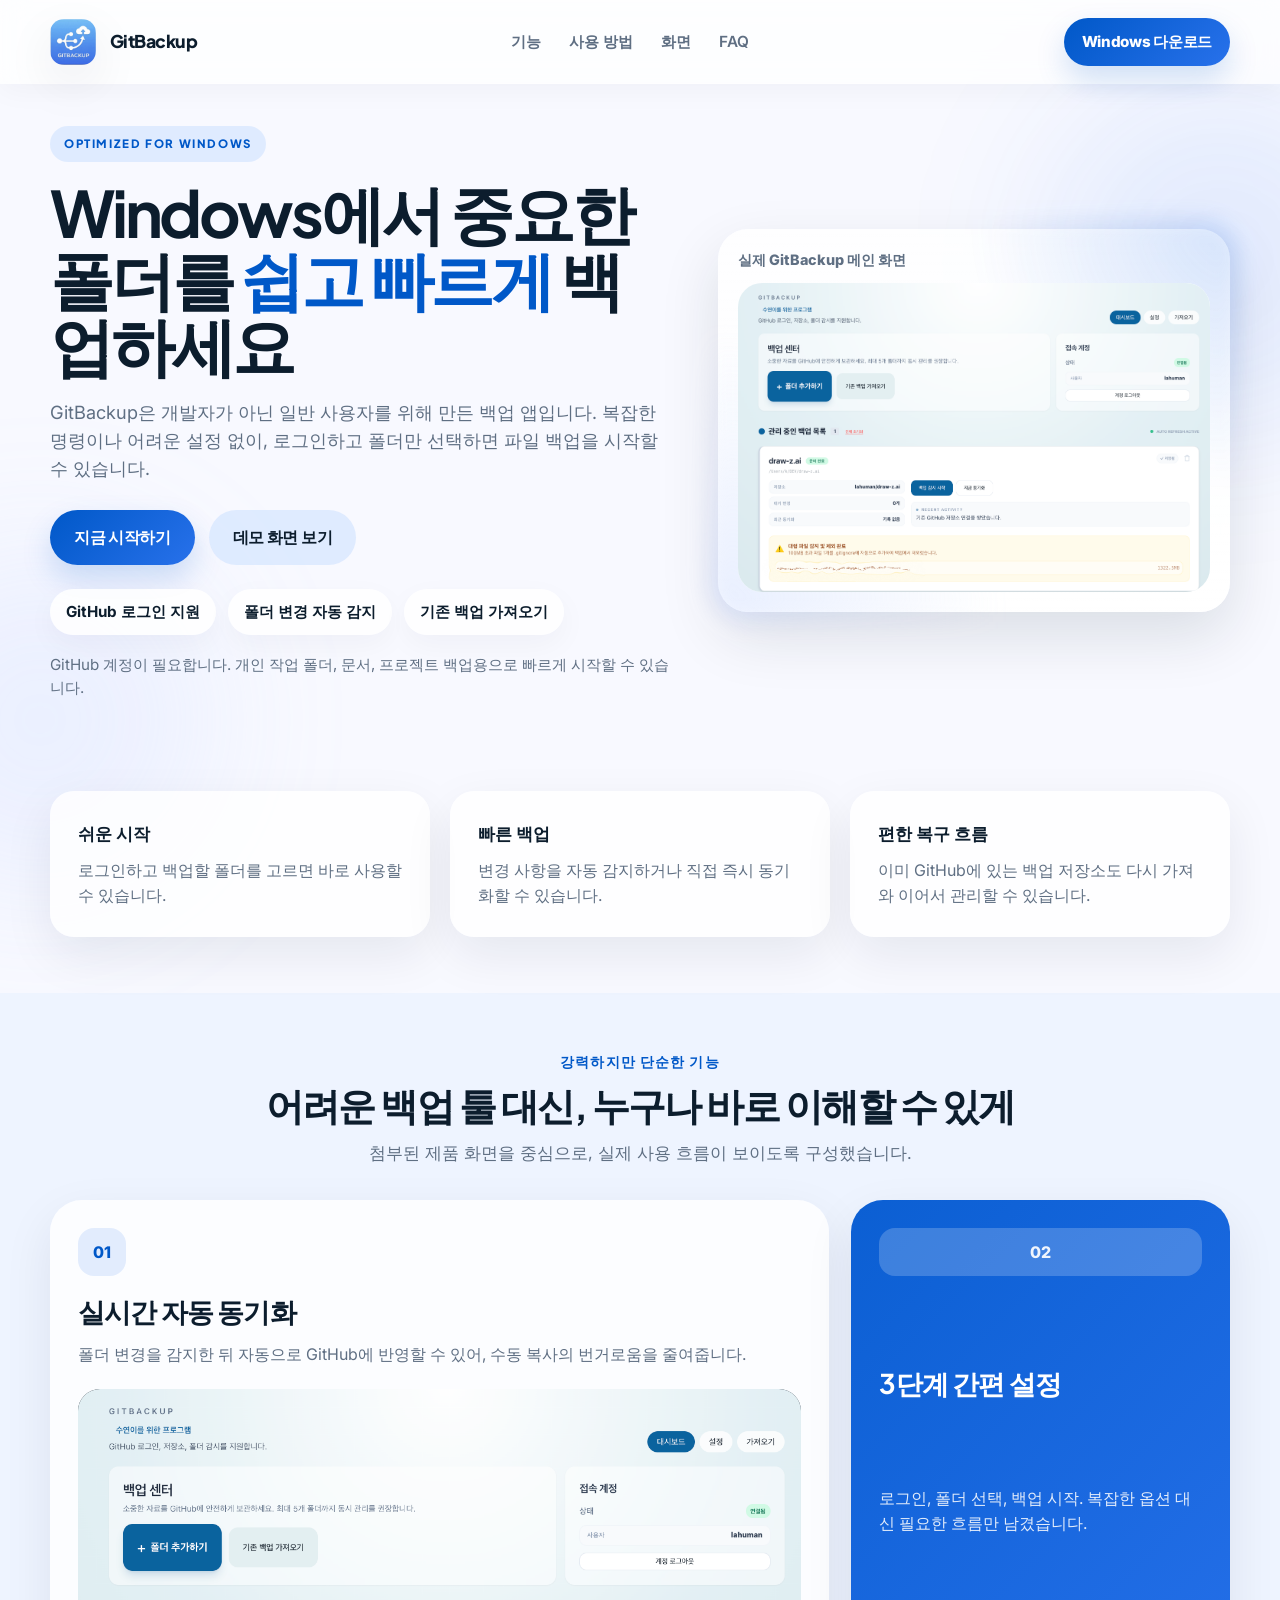
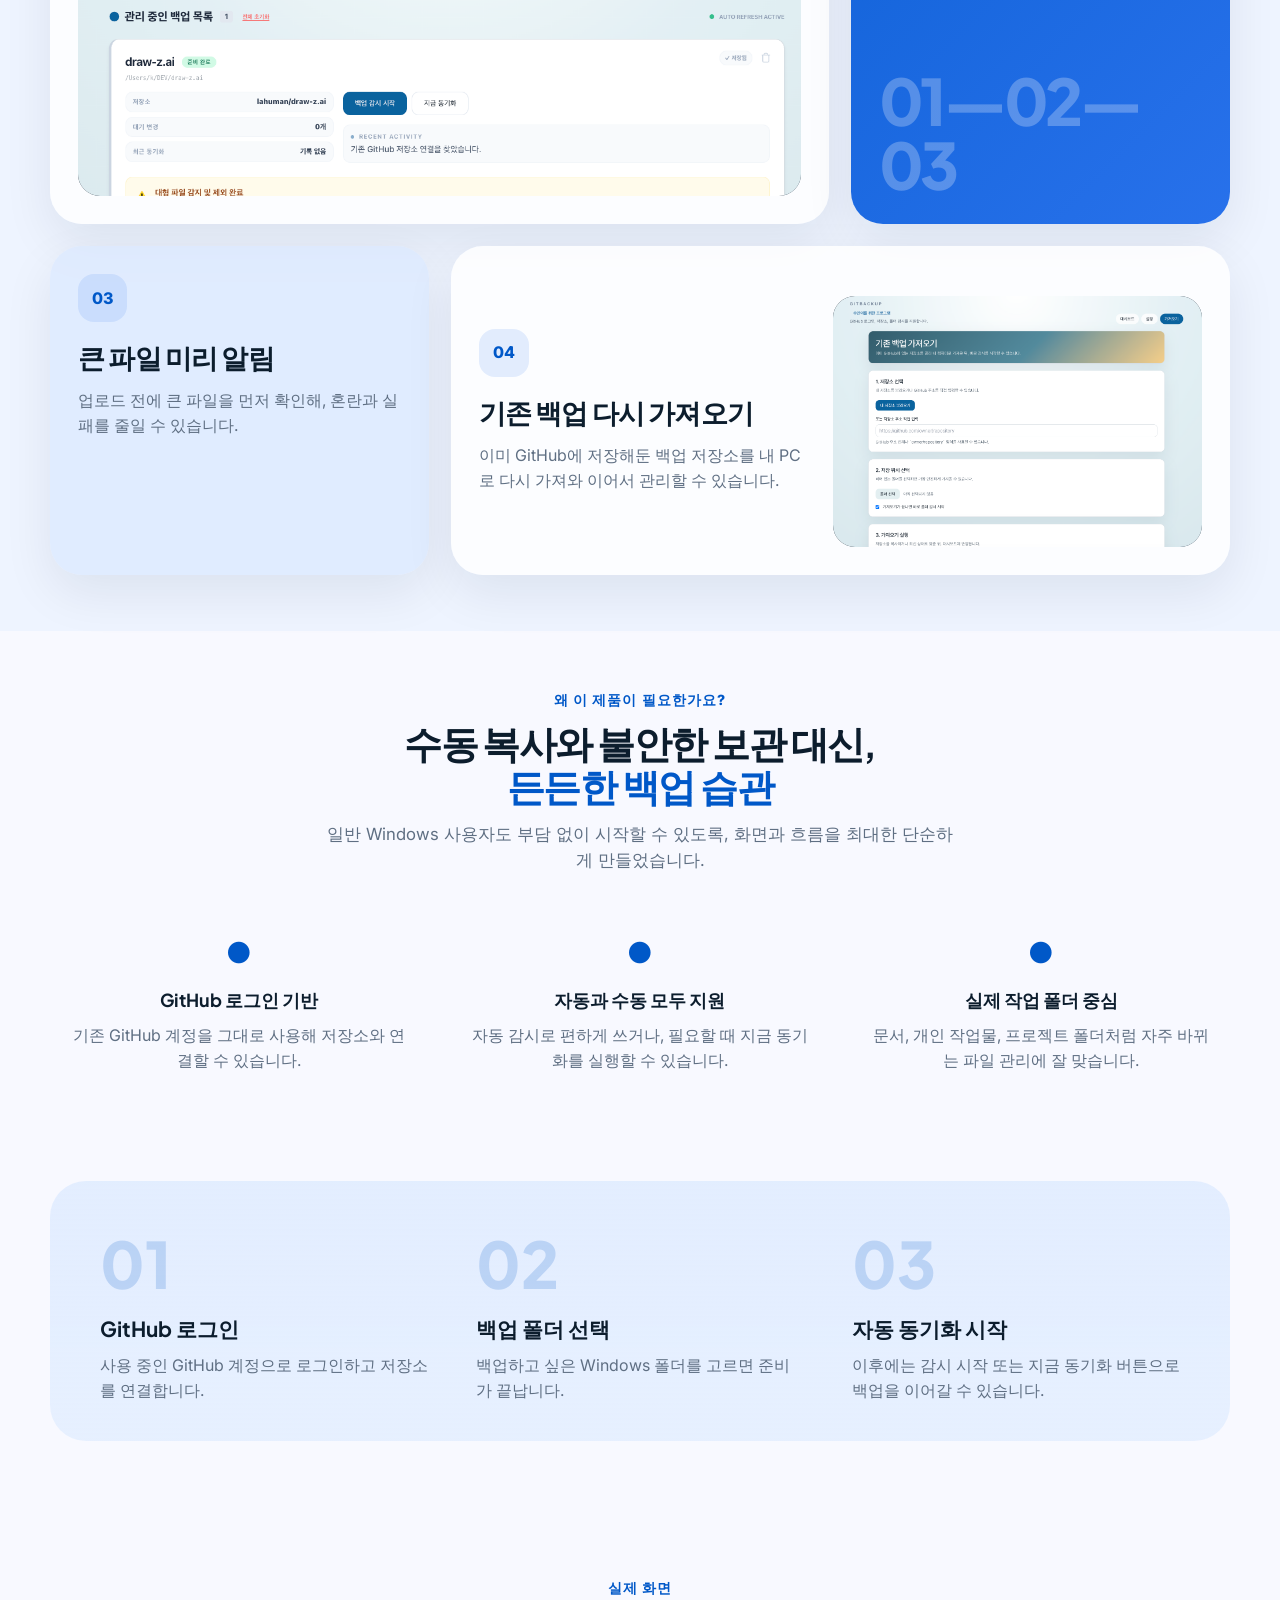
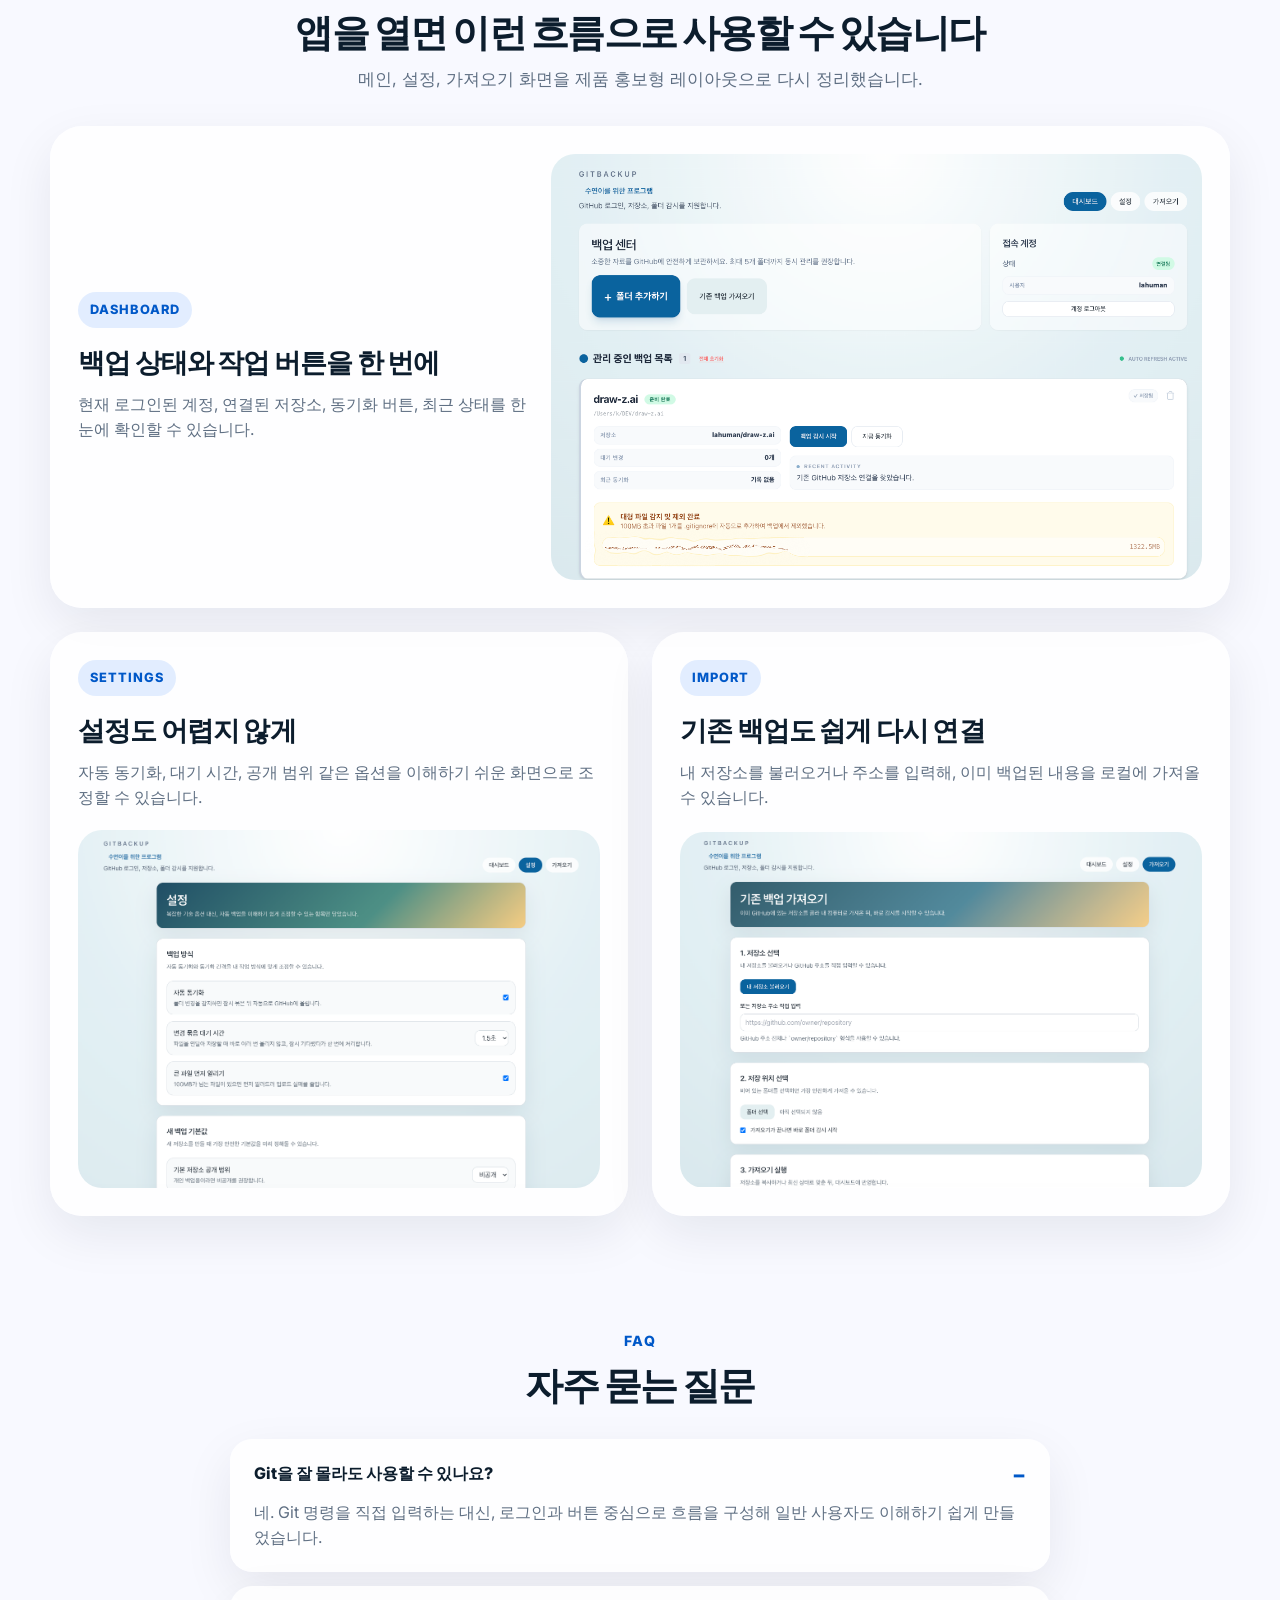
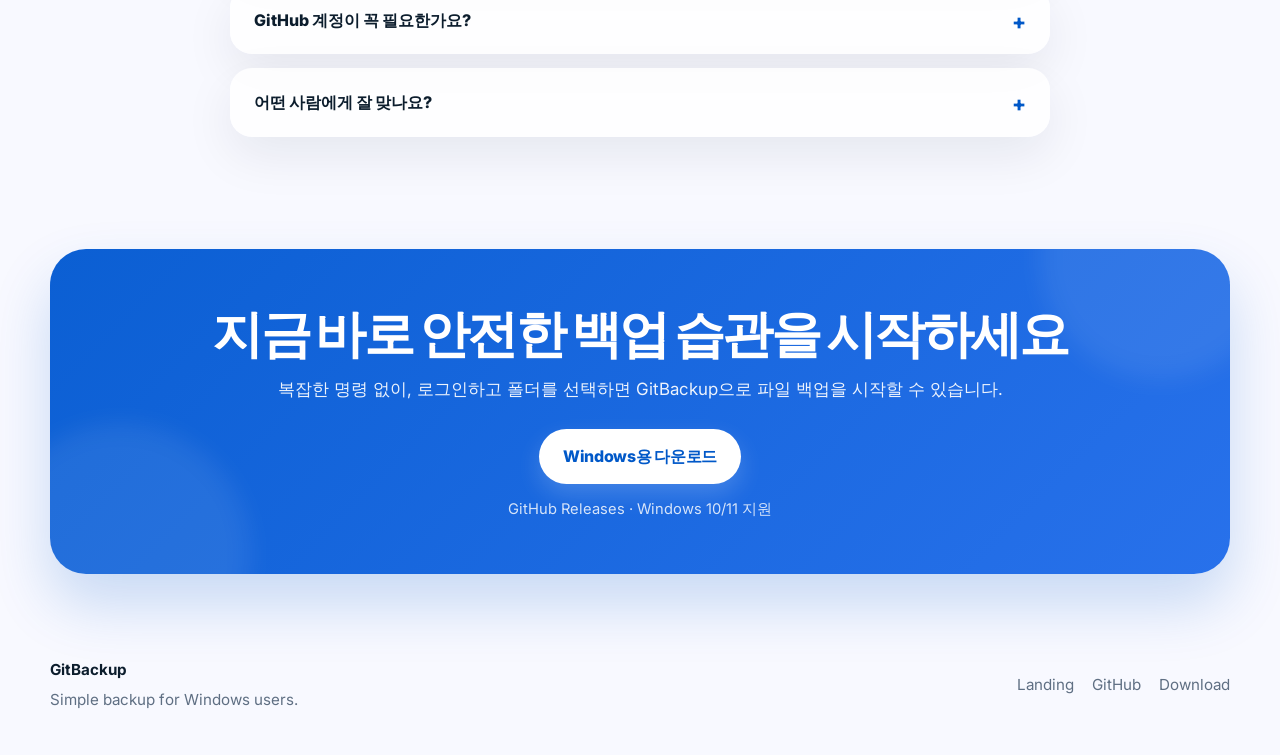
<file: docs/index.html>
<!DOCTYPE html>
<html lang="ko">
<head>
  <meta charset="UTF-8" />
  <meta name="viewport" content="width=device-width, initial-scale=1.0" />
  <title>GitBackup | Windows에서 중요한 폴더를 쉽고 빠르게 백업하세요</title>
  <meta name="description" content="GitBackup은 일반 Windows 사용자를 위한 쉬운 파일 백업 앱입니다. GitHub 로그인 후 폴더를 선택하면 자동 감시와 빠른 백업을 시작할 수 있습니다." />
  <meta property="og:title" content="GitBackup | Windows에서 중요한 폴더를 쉽고 빠르게 백업하세요" />
  <meta property="og:description" content="누구나 이해할 수 있는 쉬운 흐름으로, 중요한 폴더를 GitHub에 백업하세요. 로그인하고 폴더만 선택하면 시작할 수 있습니다." />
  <meta property="og:type" content="website" />
  <meta property="og:image" content="assets/icon.png" />
  <link rel="preconnect" href="https://fonts.googleapis.com" />
  <link rel="preconnect" href="https://fonts.gstatic.com" crossorigin />
  <link href="https://fonts.googleapis.com/css2?family=Inter:wght@400;500;600;700;800&family=Plus+Jakarta+Sans:wght@600;700;800&display=swap" rel="stylesheet" />
  <link rel="stylesheet" href="styles.css" />
</head>
<body>
  <div class="ambient ambient-a"></div>
  <div class="ambient ambient-b"></div>

  <header class="site-header">
    <div class="container nav-wrap">
      <a class="brand" href="#top" aria-label="GitBackup 홈으로 이동">
        <img src="assets/icon.png" alt="GitBackup 아이콘" />
        <span>GitBackup</span>
      </a>

      <nav class="nav">
        <a href="#features">기능</a>
        <a href="#workflow">사용 방법</a>
        <a href="#screens">화면</a>
        <a href="#faq">FAQ</a>
      </nav>

      <a class="btn btn-nav" href="https://github.com/lahuman/git-backup/releases" target="_blank" rel="noopener">Windows 다운로드</a>
    </div>
  </header>

  <main id="top">
    <section class="hero section">
      <div class="container hero-grid">
        <div class="hero-copy">
          <div class="eyebrow-pill">OPTIMIZED FOR WINDOWS</div>
          <h1>Windows에서 중요한 폴더를 <span>쉽고 빠르게</span> 백업하세요</h1>
          <p class="hero-text">
            GitBackup은 개발자가 아닌 일반 사용자를 위해 만든 백업 앱입니다.
            복잡한 명령이나 어려운 설정 없이, 로그인하고 폴더만 선택하면 파일 백업을 시작할 수 있습니다.
          </p>

          <div class="hero-actions">
            <a class="btn btn-primary" href="https://github.com/lahuman/git-backup/releases" target="_blank" rel="noopener">지금 시작하기</a>
            <a class="btn btn-secondary" href="#screens">데모 화면 보기</a>
          </div>

          <ul class="hero-meta">
            <li>GitHub 로그인 지원</li>
            <li>폴더 변경 자동 감지</li>
            <li>기존 백업 가져오기</li>
          </ul>

          <p class="hero-note">GitHub 계정이 필요합니다. 개인 작업 폴더, 문서, 프로젝트 백업용으로 빠르게 시작할 수 있습니다.</p>
        </div>

        <div class="hero-visual">
          <div class="visual-shell">
            <div class="visual-caption">실제 GitBackup 메인 화면</div>
            <img src="assets/screen-main.png" alt="GitBackup 메인 화면" />
          </div>
        </div>
      </div>
    </section>

    <section class="section trust-band">
      <div class="container trust-grid">
        <article>
          <strong>쉬운 시작</strong>
          <p>로그인하고 백업할 폴더를 고르면 바로 사용할 수 있습니다.</p>
        </article>
        <article>
          <strong>빠른 백업</strong>
          <p>변경 사항을 자동 감지하거나 직접 즉시 동기화할 수 있습니다.</p>
        </article>
        <article>
          <strong>편한 복구 흐름</strong>
          <p>이미 GitHub에 있는 백업 저장소도 다시 가져와 이어서 관리할 수 있습니다.</p>
        </article>
      </div>
    </section>

    <section class="section feature-zone" id="features">
      <div class="container">
        <div class="section-heading centered">
          <span class="eyebrow">강력하지만 단순한 기능</span>
          <h2>어려운 백업 툴 대신, 누구나 바로 이해할 수 있게</h2>
          <p>첨부된 제품 화면을 중심으로, 실제 사용 흐름이 보이도록 구성했습니다.</p>
        </div>

        <div class="bento-grid">
          <article class="card feature-large">
            <div class="icon-chip">01</div>
            <h3>실시간 자동 동기화</h3>
            <p>폴더 변경을 감지한 뒤 자동으로 GitHub에 반영할 수 있어, 수동 복사의 번거로움을 줄여줍니다.</p>
            <div class="media-frame crop-main">
              <img src="assets/screen-main.png" alt="자동 동기화가 보이는 GitBackup 메인 화면" />
            </div>
          </article>

          <article class="card feature-accent">
            <div class="icon-chip light">02</div>
            <h3>3단계 간편 설정</h3>
            <p>로그인, 폴더 선택, 백업 시작. 복잡한 옵션 대신 필요한 흐름만 남겼습니다.</p>
            <div class="big-numbers">01—02—03</div>
          </article>

          <article class="card feature-small">
            <div class="icon-chip">03</div>
            <h3>큰 파일 미리 알림</h3>
            <p>업로드 전에 큰 파일을 먼저 확인해, 혼란과 실패를 줄일 수 있습니다.</p>
          </article>

          <article class="card feature-wide">
            <div class="feature-wide-copy">
              <div class="icon-chip">04</div>
              <h3>기존 백업 다시 가져오기</h3>
              <p>이미 GitHub에 저장해둔 백업 저장소를 내 PC로 다시 가져와 이어서 관리할 수 있습니다.</p>
            </div>
            <div class="media-frame">
              <img src="assets/screen-import.png" alt="GitBackup 가져오기 화면" />
            </div>
          </article>
        </div>
      </div>
    </section>

    <section class="section value-zone">
      <div class="container value-intro">
        <div class="section-heading centered compact">
          <span class="eyebrow">왜 이 제품이 필요한가요?</span>
          <h2>수동 복사와 불안한 보관 대신,<br><span>든든한 백업 습관</span></h2>
          <p>일반 Windows 사용자도 부담 없이 시작할 수 있도록, 화면과 흐름을 최대한 단순하게 만들었습니다.</p>
        </div>

        <div class="value-grid">
          <article class="value-card">
            <div class="value-mark">●</div>
            <h3>GitHub 로그인 기반</h3>
            <p>기존 GitHub 계정을 그대로 사용해 저장소와 연결할 수 있습니다.</p>
          </article>
          <article class="value-card">
            <div class="value-mark">●</div>
            <h3>자동과 수동 모두 지원</h3>
            <p>자동 감시로 편하게 쓰거나, 필요할 때 지금 동기화를 실행할 수 있습니다.</p>
          </article>
          <article class="value-card">
            <div class="value-mark">●</div>
            <h3>실제 작업 폴더 중심</h3>
            <p>문서, 개인 작업물, 프로젝트 폴더처럼 자주 바뀌는 파일 관리에 잘 맞습니다.</p>
          </article>
        </div>
      </div>
    </section>

    <section class="section workflow-zone" id="workflow">
      <div class="container workflow-panel">
        <div class="workflow-step">
          <span class="step-no">01</span>
          <h3>GitHub 로그인</h3>
          <p>사용 중인 GitHub 계정으로 로그인하고 저장소를 연결합니다.</p>
        </div>
        <div class="workflow-step">
          <span class="step-no">02</span>
          <h3>백업 폴더 선택</h3>
          <p>백업하고 싶은 Windows 폴더를 고르면 준비가 끝납니다.</p>
        </div>
        <div class="workflow-step">
          <span class="step-no">03</span>
          <h3>자동 동기화 시작</h3>
          <p>이후에는 감시 시작 또는 지금 동기화 버튼으로 백업을 이어갈 수 있습니다.</p>
        </div>
      </div>
    </section>

    <section class="section screen-zone" id="screens">
      <div class="container">
        <div class="section-heading centered">
          <span class="eyebrow">실제 화면</span>
          <h2>앱을 열면 이런 흐름으로 사용할 수 있습니다</h2>
          <p>메인, 설정, 가져오기 화면을 제품 홍보형 레이아웃으로 다시 정리했습니다.</p>
        </div>

        <div class="showcase-stack">
          <article class="showcase-card large">
            <div class="showcase-copy">
              <span class="screen-tag">Dashboard</span>
              <h3>백업 상태와 작업 버튼을 한 번에</h3>
              <p>현재 로그인된 계정, 연결된 저장소, 동기화 버튼, 최근 상태를 한눈에 확인할 수 있습니다.</p>
            </div>
            <div class="showcase-media">
              <img src="assets/screen-main.png" alt="GitBackup 메인 화면 스크린샷" />
            </div>
          </article>

          <div class="showcase-grid">
            <article class="showcase-card">
              <div class="showcase-copy">
                <span class="screen-tag">Settings</span>
                <h3>설정도 어렵지 않게</h3>
                <p>자동 동기화, 대기 시간, 공개 범위 같은 옵션을 이해하기 쉬운 화면으로 조정할 수 있습니다.</p>
              </div>
              <div class="showcase-media">
                <img src="assets/screen-settings.png" alt="GitBackup 설정 화면 스크린샷" />
              </div>
            </article>

            <article class="showcase-card">
              <div class="showcase-copy">
                <span class="screen-tag">Import</span>
                <h3>기존 백업도 쉽게 다시 연결</h3>
                <p>내 저장소를 불러오거나 주소를 입력해, 이미 백업된 내용을 로컬에 가져올 수 있습니다.</p>
              </div>
              <div class="showcase-media">
                <img src="assets/screen-import.png" alt="GitBackup 가져오기 화면 스크린샷" />
              </div>
            </article>
          </div>
        </div>
      </div>
    </section>

    <section class="section faq-zone" id="faq">
      <div class="container faq-wrap">
        <div class="section-heading centered compact">
          <span class="eyebrow">FAQ</span>
          <h2>자주 묻는 질문</h2>
        </div>

        <div class="faq-list">
          <details open>
            <summary>Git을 잘 몰라도 사용할 수 있나요?</summary>
            <p>네. Git 명령을 직접 입력하는 대신, 로그인과 버튼 중심으로 흐름을 구성해 일반 사용자도 이해하기 쉽게 만들었습니다.</p>
          </details>
          <details>
            <summary>GitHub 계정이 꼭 필요한가요?</summary>
            <p>네. GitBackup은 GitHub 저장소를 기반으로 파일을 보관하므로 GitHub 계정이 필요합니다.</p>
          </details>
          <details>
            <summary>어떤 사람에게 잘 맞나요?</summary>
            <p>문서, 작업 파일, 개인 프로젝트 폴더를 쉽고 빠르게 백업하고 싶은 Windows 사용자에게 잘 맞습니다.</p>
          </details>
        </div>
      </div>
    </section>

    <section class="section cta-zone">
      <div class="container">
        <div class="cta-panel">
          <h2>지금 바로 안전한 백업 습관을 시작하세요</h2>
          <p>복잡한 명령 없이, 로그인하고 폴더를 선택하면 GitBackup으로 파일 백업을 시작할 수 있습니다.</p>
          <a class="btn btn-white" href="https://github.com/lahuman/git-backup/releases" target="_blank" rel="noopener">Windows용 다운로드</a>
          <span class="cta-foot">GitHub Releases · Windows 10/11 지원</span>
        </div>
      </div>
    </section>
  </main>

  <footer class="site-footer">
    <div class="container footer-wrap">
      <div>
        <strong>GitBackup</strong>
        <p>Simple backup for Windows users.</p>
      </div>
      <div class="footer-links">
        <a href="https://lahuman.github.io/git-backup" target="_blank" rel="noopener">Landing</a>
        <a href="https://github.com/lahuman/git-backup" target="_blank" rel="noopener">GitHub</a>
        <a href="https://github.com/lahuman/git-backup/releases" target="_blank" rel="noopener">Download</a>
      </div>
    </div>
  </footer>
</body>
</html>
</file>
<file: docs/styles.css>
:root {
  --background: #f8f9ff;
  --surface: #ffffff;
  --surface-low: #eef4ff;
  --surface-mid: #e5efff;
  --surface-high: #dbe9ff;
  --surface-deep: #0f1f30;
  --on-surface: #0c1d2d;
  --on-muted: #5f6f83;
  --primary: #0058c8;
  --primary-strong: #2871eb;
  --outline-soft: rgba(12, 29, 45, 0.08);
  --shadow-soft: 0 18px 50px rgba(12, 29, 45, 0.08);
  --shadow-strong: 0 24px 60px rgba(12, 29, 45, 0.12);
  --radius-xl: 32px;
  --radius-lg: 24px;
  --radius-md: 18px;
  --container: 1180px;
}

* { box-sizing: border-box; }
html { scroll-behavior: smooth; }
body {
  margin: 0;
  background: var(--background);
  color: var(--on-surface);
  font-family: "Inter", sans-serif;
  line-height: 1.55;
  overflow-x: hidden;
}
img { display: block; max-width: 100%; }
a { color: inherit; text-decoration: none; }

h1, h2, h3, .brand, .step-no, .big-numbers, .eyebrow-pill {
  font-family: "Plus Jakarta Sans", sans-serif;
}

.ambient {
  position: fixed;
  z-index: -2;
  border-radius: 999px;
  filter: blur(80px);
  opacity: 0.55;
  pointer-events: none;
}
.ambient-a {
  width: 360px;
  height: 360px;
  right: -120px;
  top: 80px;
  background: rgba(40, 113, 235, 0.18);
}
.ambient-b {
  width: 320px;
  height: 320px;
  left: -120px;
  top: 560px;
  background: rgba(175, 198, 255, 0.35);
}

.container {
  width: min(var(--container), calc(100% - 40px));
  margin: 0 auto;
}
.section {
  padding: 56px 0;
}

.site-header {
  position: sticky;
  top: 0;
  z-index: 30;
  background: rgba(255, 255, 255, 0.72);
  backdrop-filter: blur(14px);
  -webkit-backdrop-filter: blur(14px);
  box-shadow: 0 6px 30px rgba(12, 29, 45, 0.04);
}
.nav-wrap {
  min-height: 84px;
  display: flex;
  align-items: center;
  justify-content: space-between;
  gap: 20px;
}
.brand {
  display: inline-flex;
  align-items: center;
  gap: 14px;
  font-size: 1.1rem;
  font-weight: 800;
  letter-spacing: -0.03em;
}
.brand img {
  width: 46px;
  height: 46px;
  border-radius: 14px;
  box-shadow: var(--shadow-soft);
}
.nav {
  display: flex;
  align-items: center;
  gap: 28px;
  color: var(--on-muted);
  font-size: 0.96rem;
  font-weight: 600;
}
.nav a:hover { color: var(--primary); }

.btn {
  display: inline-flex;
  align-items: center;
  justify-content: center;
  border: 0;
  cursor: pointer;
  padding: 15px 24px;
  border-radius: 999px;
  font-weight: 800;
  letter-spacing: -0.02em;
  transition: transform 0.2s ease, box-shadow 0.2s ease, background-color 0.2s ease;
}
.btn:hover { transform: translateY(-1px); }
.btn-primary,
.btn-nav {
  color: #fff;
  background: linear-gradient(135deg, var(--primary) 0%, var(--primary-strong) 100%);
  box-shadow: 0 14px 30px rgba(0, 88, 200, 0.18);
}
.btn-secondary {
  background: rgba(219, 233, 255, 0.88);
  color: var(--on-surface);
}
.btn-white {
  background: #fff;
  color: var(--primary);
  box-shadow: 0 10px 24px rgba(255, 255, 255, 0.18);
}
.btn-nav {
  padding: 12px 18px;
  font-size: 0.95rem;
}

.hero {
  padding-top: 42px;
  padding-bottom: 76px;
}
.hero-grid {
  display: grid;
  grid-template-columns: minmax(0, 1.1fr) minmax(0, 0.9fr);
  gap: 42px;
  align-items: center;
}
.eyebrow-pill {
  display: inline-flex;
  align-items: center;
  gap: 8px;
  font-size: 0.72rem;
  letter-spacing: 0.14em;
  font-weight: 800;
  color: var(--primary);
  background: rgba(219, 233, 255, 0.85);
  border-radius: 999px;
  padding: 9px 14px;
}
.hero h1 {
  margin: 18px 0 20px;
  font-size: clamp(2.8rem, 5vw, 4.8rem);
  line-height: 1.03;
  letter-spacing: -0.05em;
}
.hero h1 span,
.value-intro h2 span {
  color: var(--primary);
}
.hero-text {
  max-width: 660px;
  font-size: 1.14rem;
  color: var(--on-muted);
}
.hero-actions {
  display: flex;
  flex-wrap: wrap;
  gap: 14px;
  margin: 28px 0 24px;
}
.hero-meta {
  list-style: none;
  padding: 0;
  margin: 0;
  display: flex;
  flex-wrap: wrap;
  gap: 12px;
}
.hero-meta li {
  padding: 11px 16px;
  border-radius: 999px;
  background: rgba(255, 255, 255, 0.85);
  box-shadow: 0 10px 30px rgba(12, 29, 45, 0.04);
  color: var(--on-surface);
  font-weight: 700;
  font-size: 0.95rem;
}
.hero-note {
  margin-top: 18px;
  color: var(--on-muted);
  font-size: 0.95rem;
}
.hero-visual { position: relative; }
.visual-shell {
  position: relative;
  border-radius: 30px;
  background: linear-gradient(180deg, rgba(255,255,255,0.78) 0%, rgba(255,255,255,0.94) 100%);
  padding: 20px;
  box-shadow: var(--shadow-strong);
  backdrop-filter: blur(12px);
}
.visual-shell::before {
  content: "";
  position: absolute;
  inset: -10px;
  z-index: -1;
  border-radius: 40px;
  background: radial-gradient(circle at top right, rgba(40,113,235,0.18), transparent 40%), radial-gradient(circle at bottom left, rgba(175,198,255,0.3), transparent 44%);
  filter: blur(10px);
}
.visual-caption {
  margin-bottom: 12px;
  font-size: 0.9rem;
  font-weight: 800;
  color: var(--on-muted);
}
.visual-shell img {
  border-radius: 24px;
  width: 100%;
  background: #fff;
}

.trust-band {
  padding-top: 0;
}
.trust-grid {
  display: grid;
  grid-template-columns: repeat(3, 1fr);
  gap: 20px;
}
.trust-grid article {
  padding: 30px 28px;
  background: rgba(255, 255, 255, 0.8);
  border-radius: var(--radius-lg);
  box-shadow: var(--shadow-soft);
}
.trust-grid strong {
  display: block;
  margin-bottom: 10px;
  font-size: 1.08rem;
}
.trust-grid p { margin: 0; color: var(--on-muted); }

.section-heading {
  margin-bottom: 30px;
}
.section-heading.centered {
  text-align: center;
  max-width: 760px;
  margin-left: auto;
  margin-right: auto;
  margin-bottom: 34px;
}
.section-heading.compact { max-width: 640px; }
.eyebrow {
  display: inline-block;
  margin-bottom: 10px;
  color: var(--primary);
  font-size: 0.88rem;
  font-weight: 800;
  letter-spacing: 0.08em;
  text-transform: uppercase;
}
.section-heading h2 {
  margin: 0;
  font-size: clamp(2rem, 3vw, 3.35rem);
  line-height: 1.12;
  letter-spacing: -0.04em;
}
.section-heading p {
  margin: 14px auto 0;
  color: var(--on-muted);
  font-size: 1.05rem;
}

.feature-zone {
  background: var(--surface-low);
}
.bento-grid {
  display: grid;
  grid-template-columns: repeat(12, 1fr);
  gap: 22px;
}
.card {
  padding: 28px;
  border-radius: 32px;
  background: rgba(255,255,255,0.85);
  box-shadow: var(--shadow-soft);
}
.card h3 {
  margin: 14px 0 10px;
  font-size: 1.7rem;
  letter-spacing: -0.03em;
}
.card p {
  margin: 0;
  color: var(--on-muted);
}
.icon-chip {
  display: inline-flex;
  align-items: center;
  justify-content: center;
  min-width: 48px;
  height: 48px;
  padding: 0 14px;
  border-radius: 16px;
  background: rgba(40, 113, 235, 0.12);
  color: var(--primary);
  font-weight: 800;
}
.icon-chip.light {
  background: rgba(255,255,255,0.2);
  color: rgba(255,255,255,0.92);
}
.feature-large { grid-column: span 8; }
.feature-accent {
  grid-column: span 4;
  background: linear-gradient(135deg, #0b5fd3 0%, #2871eb 100%);
  color: white;
  display: flex;
  flex-direction: column;
  justify-content: space-between;
}
.feature-accent p { color: rgba(255,255,255,0.88); }
.big-numbers {
  margin-top: 60px;
  font-size: clamp(2.3rem, 5vw, 4rem);
  line-height: 1;
  font-weight: 800;
  letter-spacing: -0.06em;
  color: rgba(255,255,255,0.26);
}
.feature-small { grid-column: span 4; background: rgba(219,233,255,0.72); }
.feature-wide {
  grid-column: span 8;
  display: grid;
  grid-template-columns: minmax(0, 0.95fr) minmax(0, 1.05fr);
  gap: 20px;
  align-items: center;
}
.media-frame {
  margin-top: 22px;
  border-radius: 22px;
  overflow: hidden;
  background: linear-gradient(135deg, #08111d, #16273a);
  box-shadow: inset 0 0 0 1px rgba(255,255,255,0.05);
}
.media-frame img { width: 100%; }
.crop-main img {
  width: 100%;
  aspect-ratio: 16 / 9;
  object-fit: cover;
  object-position: top center;
}

.value-zone { background: var(--background); }
.value-grid {
  display: grid;
  grid-template-columns: repeat(3, 1fr);
  gap: 24px;
  margin-top: 34px;
}
.value-card {
  text-align: center;
  padding: 24px 18px;
}
.value-mark {
  color: var(--primary);
  font-size: 1.8rem;
  margin-bottom: 10px;
}
.value-card h3 {
  margin: 0 0 10px;
  font-size: 1.12rem;
}
.value-card p { margin: 0; color: var(--on-muted); }

.workflow-zone { padding-top: 28px; }
.workflow-panel {
  background: linear-gradient(180deg, rgba(219,233,255,0.75) 0%, rgba(229,239,255,0.95) 100%);
  border-radius: 36px;
  padding: 38px;
  display: grid;
  grid-template-columns: repeat(3, 1fr);
  gap: 24px;
}
.workflow-step {
  padding: 12px 12px 0;
}
.step-no {
  display: block;
  font-size: clamp(2.2rem, 5vw, 4rem);
  color: rgba(0, 88, 200, 0.18);
  font-weight: 800;
  line-height: 1;
}
.workflow-step h3 {
  margin: 18px 0 8px;
  font-size: 1.3rem;
}
.workflow-step p { margin: 0; color: var(--on-muted); }

.screen-zone { padding-top: 78px; }
.showcase-stack {
  display: flex;
  flex-direction: column;
  gap: 24px;
}
.showcase-grid {
  display: grid;
  grid-template-columns: repeat(2, 1fr);
  gap: 24px;
}
.showcase-card {
  display: grid;
  grid-template-columns: 1fr;
  gap: 20px;
  padding: 28px;
  border-radius: 32px;
  background: rgba(255,255,255,0.85);
  box-shadow: var(--shadow-soft);
}
.showcase-card.large {
  grid-template-columns: minmax(0, 0.82fr) minmax(0, 1.18fr);
  align-items: center;
}
.screen-tag {
  display: inline-block;
  margin-bottom: 12px;
  padding: 8px 12px;
  border-radius: 999px;
  background: rgba(219,233,255,0.8);
  color: var(--primary);
  font-size: 0.8rem;
  font-weight: 800;
  letter-spacing: 0.08em;
  text-transform: uppercase;
}
.showcase-copy h3 {
  margin: 0 0 10px;
  font-size: 1.7rem;
  letter-spacing: -0.03em;
}
.showcase-copy p { margin: 0; color: var(--on-muted); }
.showcase-media {
  border-radius: 24px;
  overflow: hidden;
  background: #fff;
}

.faq-wrap { max-width: 820px; }
.faq-list {
  display: grid;
  gap: 14px;
}
.faq-list details {
  padding: 22px 24px;
  background: rgba(255,255,255,0.84);
  border-radius: 22px;
  box-shadow: var(--shadow-soft);
}
.faq-list summary {
  cursor: pointer;
  list-style: none;
  font-weight: 800;
  position: relative;
  padding-right: 28px;
}
.faq-list summary::-webkit-details-marker { display: none; }
.faq-list summary::after {
  content: "+";
  position: absolute;
  right: 0;
  top: -2px;
  font-size: 1.3rem;
  color: var(--primary);
}
.faq-list details[open] summary::after { content: "−"; }
.faq-list p {
  margin: 14px 0 0;
  color: var(--on-muted);
}

.cta-panel {
  position: relative;
  overflow: hidden;
  text-align: center;
  color: #fff;
  border-radius: 36px;
  padding: 54px 26px;
  background: linear-gradient(135deg, #0b5fd3 0%, #2871eb 100%);
  box-shadow: 0 30px 60px rgba(0, 88, 200, 0.2);
}
.cta-panel::before,
.cta-panel::after {
  content: "";
  position: absolute;
  border-radius: 999px;
  background: rgba(255,255,255,0.08);
  filter: blur(12px);
}
.cta-panel::before {
  width: 260px; height: 260px; left: -60px; bottom: -110px;
}
.cta-panel::after {
  width: 240px; height: 240px; right: -50px; top: -110px;
}
.cta-panel h2 {
  position: relative;
  margin: 0;
  font-size: clamp(2rem, 4vw, 3.25rem);
  line-height: 1.12;
  letter-spacing: -0.05em;
}
.cta-panel p {
  position: relative;
  max-width: 740px;
  margin: 16px auto 26px;
  color: rgba(255,255,255,0.92);
  font-size: 1.06rem;
}
.cta-foot {
  position: relative;
  display: block;
  margin-top: 14px;
  font-size: 0.92rem;
  color: rgba(255,255,255,0.82);
}

.site-footer {
  padding: 28px 0 44px;
}
.footer-wrap {
  display: flex;
  justify-content: space-between;
  gap: 18px;
  align-items: center;
  color: var(--on-muted);
  font-size: 0.95rem;
}
.footer-wrap strong {
  display: block;
  margin-bottom: 6px;
  color: var(--on-surface);
}
.footer-wrap p { margin: 0; }
.footer-links {
  display: flex;
  flex-wrap: wrap;
  gap: 18px;
}
.footer-links a:hover { color: var(--primary); }

@media (max-width: 1080px) {
  .hero-grid,
  .showcase-card.large,
  .feature-wide {
    grid-template-columns: 1fr;
  }
  .bento-grid {
    grid-template-columns: repeat(1, 1fr);
  }
  .feature-large,
  .feature-accent,
  .feature-small,
  .feature-wide {
    grid-column: auto;
  }
  .trust-grid,
  .value-grid,
  .workflow-panel,
  .showcase-grid {
    grid-template-columns: 1fr;
  }
}

@media (max-width: 780px) {
  .nav { display: none; }
  .nav-wrap { min-height: 74px; }
  .brand span { font-size: 1rem; }
  .brand img { width: 40px; height: 40px; border-radius: 12px; }
  .container { width: min(var(--container), calc(100% - 24px)); }
  .section { padding: 42px 0; }
  .hero { padding-top: 28px; padding-bottom: 52px; }
  .hero-actions { flex-direction: column; align-items: stretch; }
  .hero-meta { display: grid; grid-template-columns: 1fr; }
  .card, .showcase-card, .trust-grid article, .faq-list details { padding: 22px; border-radius: 24px; }
  .workflow-panel { padding: 24px; border-radius: 28px; }
  .cta-panel { padding: 42px 18px; border-radius: 28px; }
  .footer-wrap { flex-direction: column; align-items: flex-start; }
}
</file>
